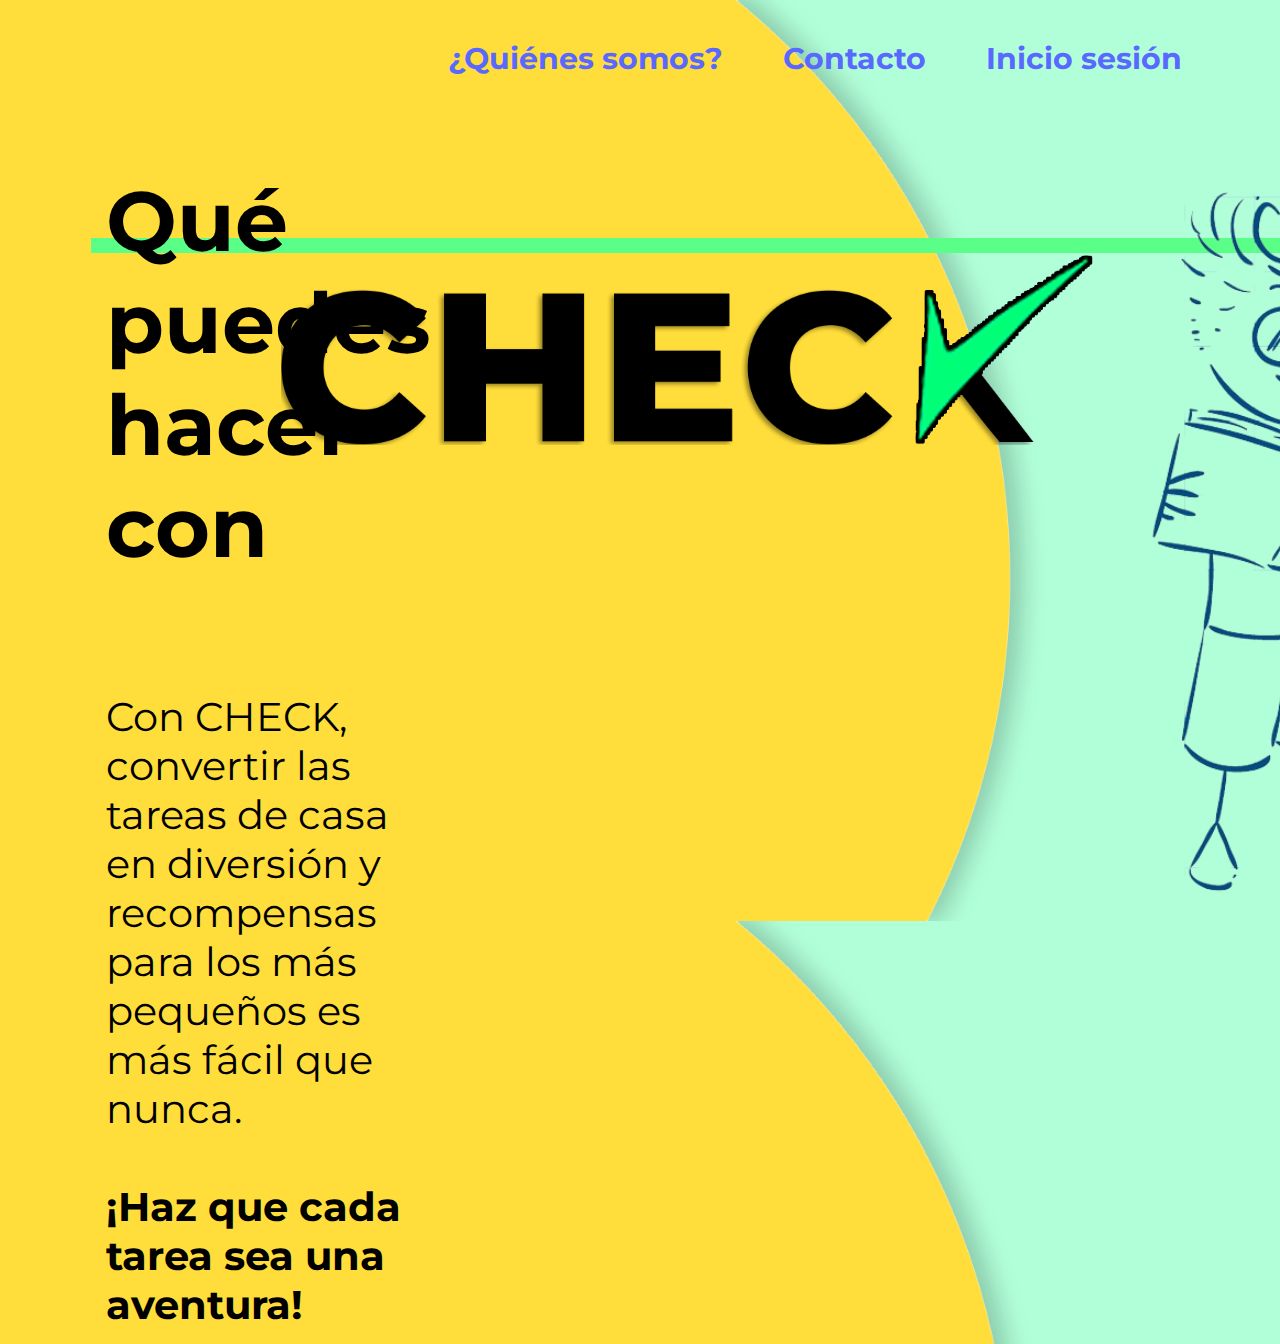
<file: index.html>
<!DOCTYPE html>
<html lang="en">
<head>
    <meta charset="UTF-8">
    <meta name="viewport" content="width=device-width, initial-scale=1.0">
    <title>Check || Homepage</title>
    <link rel="stylesheet" href="style.css">
    <!-- FONTS -->
    <!-- montserrat -->
    <link rel="preconnect" href="https://fonts.googleapis.com">
    <link rel="preconnect" href="https://fonts.gstatic.com" crossorigin>
    <link href="https://fonts.googleapis.com/css2?family=Montserrat:ital,wght@0,100..900;1,100..900&display=swap" rel="stylesheet">
    <!-- ICONO -->
    <link rel="icon" href="./iconos/k.ico" type="image/x-icon">
</head>
<body>
    
    <div class="header">
        <div class="menu">
            <div class="subray"><a href="quienessomos/quienessomos.html">¿Quiénes somos?</a></div>
            <div class="subray"><a href="contacto/contacto.html">Contacto</a></div>
            <div class="button" style="color: white;"><a href="login/login.html">Inicio sesión</a></div>
        </div>
    </div>

    <div class="divhome">
        <div class="homeizq">
            <p class="titulo"><b>Qué puedes hacer <br>con<img src="image/checkblack.png"></b></p>
            <p class="texto">Con CHECK, convertir las tareas de casa en diversión y recompensas para los más pequeños es más fácil que nunca.<br><br><b>¡Haz que cada tarea sea una aventura!</b></p>
        </div>

        <div class="homeder">
          <img src="./image/nino_leyendo.png" class="leyendo">
          <img src="./image/saltando.png" class="saltando">
        </div>
    </div>

</body>
</html>
</file>
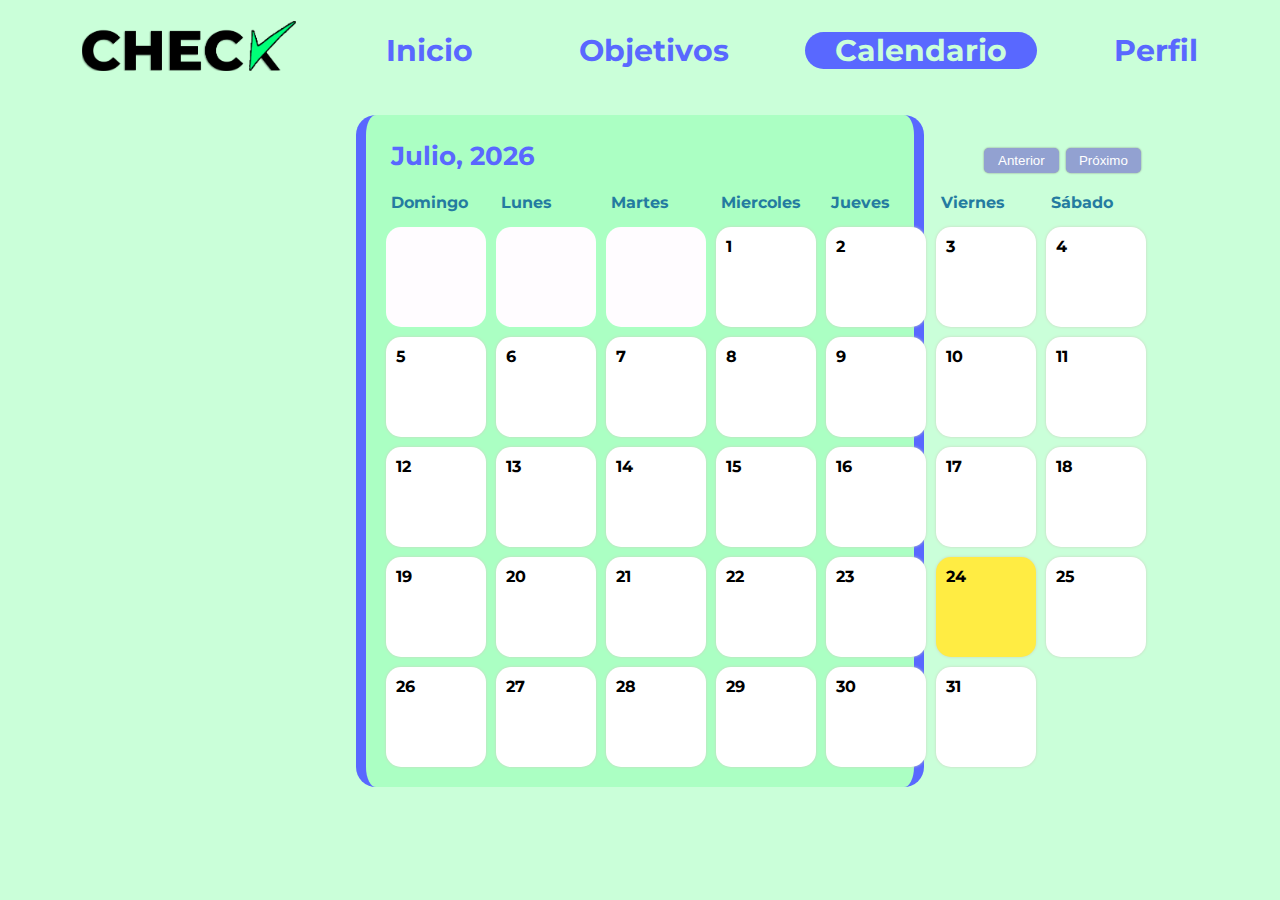
<file: calendario/index.html>
<!DOCTYPE html>
<html lang="en">
<head>
  <meta charset="UTF-8" />
  <meta http-equiv="X-UA-Compatible" content="IE=edge" />
  <meta name="viewport" content="width=device-width, initial-scale=1.0" />
  <link href="./css/style.css" rel="stylesheet">
  <title>Check || Calendario</title>
<link rel="preconnect" href="https://fonts.googleapis.com">
<link rel="preconnect" href="https://fonts.gstatic.com" crossorigin>
<link href="https://fonts.googleapis.com/css2?family=Montserrat:ital,wght@0,100..900;1,100..900&display=swap" rel="stylesheet">
<!-- ICONO -->
<link rel="icon" href="../iconos/k.ico" type="image/x-icon">
</head>
<body>
  <div class="header">
      <a href="../index.html"><img src="../image/checkblack.png"></a>
      <div class="menu">
          <a href="../inicio/inicio.html"><div>Inicio</div></a>
          <a href="../objetivos/objetivos.html"><div>Objetivos</div></a>
          <a href="../calendario/index.html"><div  class="actual">Calendario</div></a>
          <a href="../perfil/perfil.html"><div>Perfil</div></a>
      </div>
  </div>

  <div class="container">
    <div id="container">
        <div id="header">
          <div id="monthDisplay"></div>

          <div>
            <button id="backButton">Anterior</button>
            <button id="nextButton">Próximo</button>
          </div>

        </div>

        <div id="weekdays">
          <div>Domingo</div>
          <div>Lunes</div>
          <div>Martes</div>
          <div>Miercoles</div>
          <div>Jueves</div>
          <div>Viernes</div>
          <div>Sábado</div>
        </div>
        <div id="calendar" ></div>
    </div>

    <div id="newEventModal">
      <h2>Nueva tarea</h2>

      <input id="eventTitleInput" placeholder="Event Title"/>

      <button id="saveButton"> Guardar</button>
      <button id="cancelButton">Cancelar</button>
    </div>

    <div id="deleteEventModal">
      <h2>Tarea</h2>

      <div id="eventText"></div><br>


      <button id="deleteButton">Borrar</button>
      <button id="closeButton">Cerrar</button>
    </div>

    <div id="modalBackDrop"></div>
  </div>

    <script src="./js/main.js"></script>

  
</body>
</html>
</file>
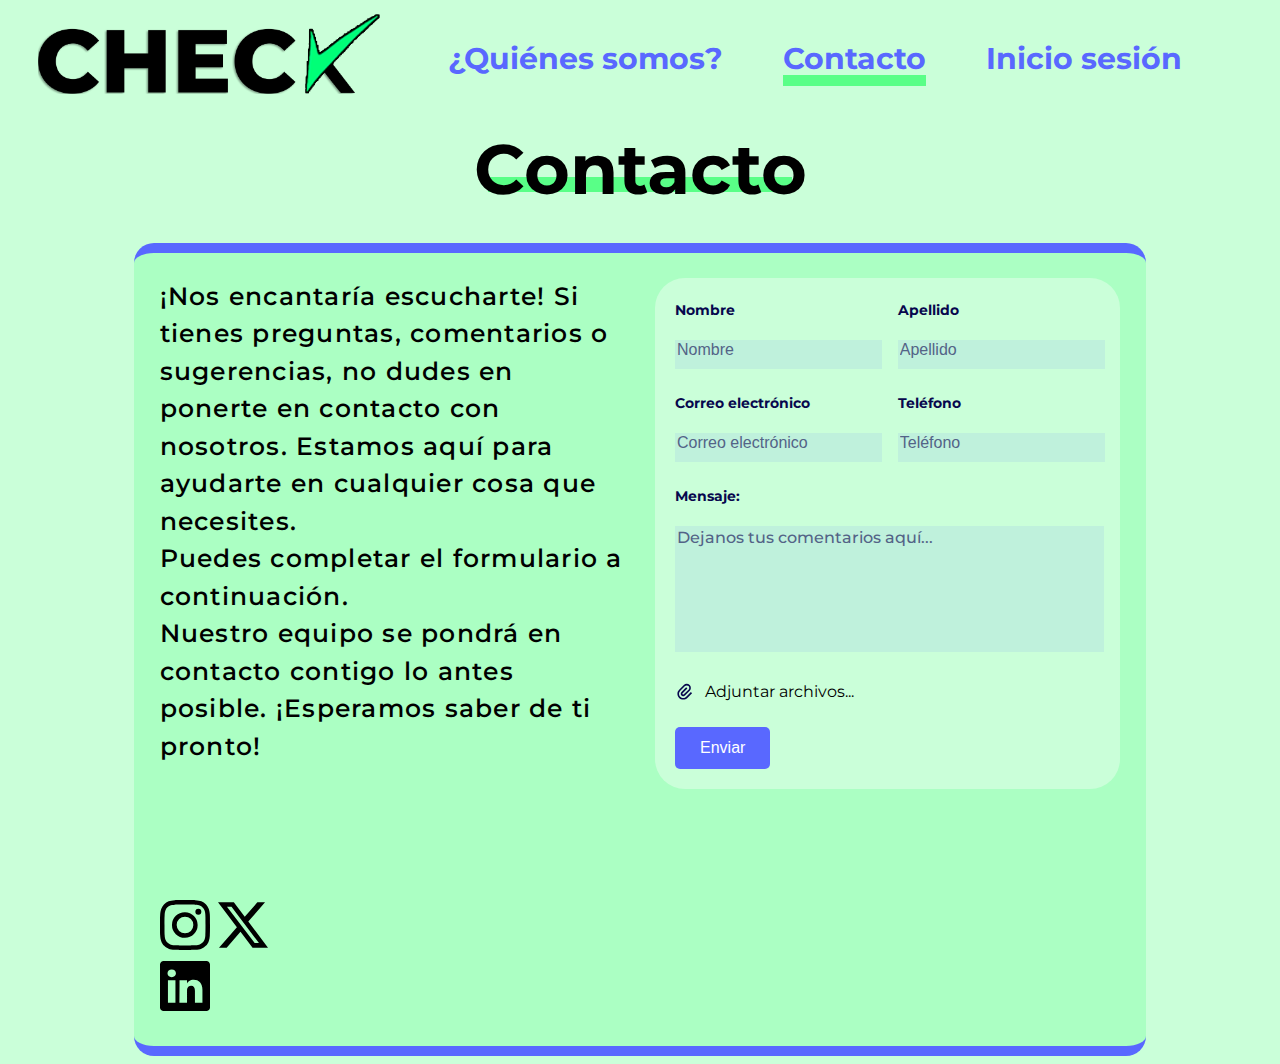
<file: contacto/contacto.html>
<!DOCTYPE html>
<html lang="en">
<head>
    <meta charset="UTF-8">
    <meta name="viewport" content="width=device-width, initial-scale=1.0">
    <title>Check || Contacto</title>
    <link rel="stylesheet" href="contacto.css">
    <!-- FONTS -->
    <!-- montserrat -->
    <link rel="preconnect" href="https://fonts.googleapis.com">
    <link rel="preconnect" href="https://fonts.gstatic.com" crossorigin>
    <link href="https://fonts.googleapis.com/css2?family=Montserrat:ital,wght@0,100..900;1,100..900&display=swap" rel="stylesheet">
    <!-- ICONO -->
    <link rel="icon" href="../iconos/k.ico" type="image/x-icon">
</head>
<body>
    
    <div class="header">
        <a href="../index.html"><img src="../image/checkblack.png"></a>
        <div class="menu">
            <a href="../quienessomos/quienessomos.html"><div class="subray">¿Quiénes somos?</div></a>
            <div class="subray" id="actual">Contacto</div>
            <a href="../login/login.html"><div class="button">Inicio sesión</div></a>
        </div>
    </div>

    <div class="divhome">
            <div class="titulo">Contacto</div>
            <div class="subrayado"></div>
            <div class="hometodo">
                <div class="homeder">
                    <div class="texto">¡Nos encantaría escucharte! Si tienes preguntas, comentarios o sugerencias, no dudes en ponerte en contacto con nosotros. Estamos aquí para ayudarte en cualquier cosa que necesites.
                        <br>Puedes completar el formulario a continuación. <br>Nuestro equipo se pondrá en contacto contigo lo antes posible.
                        ¡Esperamos saber de ti pronto!
                        <div class="iconos">
                        <svg xmlns="http://www.w3.org/2000/svg" width="50" height="50" fill="currentColor" class="bi bi-instagram" viewBox="0 0 16 16">
                            <path d="M8 0C5.829 0 5.556.01 4.703.048 3.85.088 3.269.222 2.76.42a3.9 3.9 0 0 0-1.417.923A3.9 3.9 0 0 0 .42 2.76C.222 3.268.087 3.85.048 4.7.01 5.555 0 5.827 0 8.001c0 2.172.01 2.444.048 3.297.04.852.174 1.433.372 1.942.205.526.478.972.923 1.417.444.445.89.719 1.416.923.51.198 1.09.333 1.942.372C5.555 15.99 5.827 16 8 16s2.444-.01 3.298-.048c.851-.04 1.434-.174 1.943-.372a3.9 3.9 0 0 0 1.416-.923c.445-.445.718-.891.923-1.417.197-.509.332-1.09.372-1.942C15.99 10.445 16 10.173 16 8s-.01-2.445-.048-3.299c-.04-.851-.175-1.433-.372-1.941a3.9 3.9 0 0 0-.923-1.417A3.9 3.9 0 0 0 13.24.42c-.51-.198-1.092-.333-1.943-.372C10.443.01 10.172 0 7.998 0zm-.717 1.442h.718c2.136 0 2.389.007 3.232.046.78.035 1.204.166 1.486.275.373.145.64.319.92.599s.453.546.598.92c.11.281.24.705.275 1.485.039.843.047 1.096.047 3.231s-.008 2.389-.047 3.232c-.035.78-.166 1.203-.275 1.485a2.5 2.5 0 0 1-.599.919c-.28.28-.546.453-.92.598-.28.11-.704.24-1.485.276-.843.038-1.096.047-3.232.047s-2.39-.009-3.233-.047c-.78-.036-1.203-.166-1.485-.276a2.5 2.5 0 0 1-.92-.598 2.5 2.5 0 0 1-.6-.92c-.109-.281-.24-.705-.275-1.485-.038-.843-.046-1.096-.046-3.233s.008-2.388.046-3.231c.036-.78.166-1.204.276-1.486.145-.373.319-.64.599-.92s.546-.453.92-.598c.282-.11.705-.24 1.485-.276.738-.034 1.024-.044 2.515-.045zm4.988 1.328a.96.96 0 1 0 0 1.92.96.96 0 0 0 0-1.92m-4.27 1.122a4.109 4.109 0 1 0 0 8.217 4.109 4.109 0 0 0 0-8.217m0 1.441a2.667 2.667 0 1 1 0 5.334 2.667 2.667 0 0 1 0-5.334"/>
                        </svg>
                        <svg xmlns="http://www.w3.org/2000/svg" width="50" height="50" fill="currentColor" class="bi bi-twitter-x" viewBox="0 0 16 16">
                            <path d="M12.6.75h2.454l-5.36 6.142L16 15.25h-4.937l-3.867-5.07-4.425 5.07H.316l5.733-6.57L0 .75h5.063l3.495 4.633L12.601.75Zm-.86 13.028h1.36L4.323 2.145H2.865z"/>
                        </svg>
                        <svg xmlns="http://www.w3.org/2000/svg" width="50" height="50" fill="currentColor" class="bi bi-linkedin" viewBox="0 0 16 16">
                            <path d="M0 1.146C0 .513.526 0 1.175 0h13.65C15.474 0 16 .513 16 1.146v13.708c0 .633-.526 1.146-1.175 1.146H1.175C.526 16 0 15.487 0 14.854zm4.943 12.248V6.169H2.542v7.225zm-1.2-8.212c.837 0 1.358-.554 1.358-1.248-.015-.709-.52-1.248-1.342-1.248S2.4 3.226 2.4 3.934c0 .694.521 1.248 1.327 1.248zm4.908 8.212V9.359c0-.216.016-.432.08-.586.173-.431.568-.878 1.232-.878.869 0 1.216.662 1.216 1.634v3.865h2.401V9.25c0-2.22-1.184-3.252-2.764-3.252-1.274 0-1.845.7-2.165 1.193v.025h-.016l.016-.025V6.169h-2.4c.03.678 0 7.225 0 7.225z"/>
                        </svg>
                        </div>
                    </div>
                </div>

                <div class="homeizq">
                    <div class="formbold-main-wrapper">
                        <div class="formbold-form-wrapper">
                          <form>
                              <div class="formbold-input-flex">
                                <div>
                                    <input
                                    type="text"
                                    name="firstname"
                                    id="firstname"
                                    placeholder="Nombre"
                                    class="formbold-form-input"
                                    />
                                    <label for="firstname" class="formbold-form-label"> Nombre </label>
                                </div>
                                <div>
                                    <input
                                    type="text"
                                    name="lastname"
                                    id="lastname"
                                    placeholder="Apellido"
                                    class="formbold-form-input"
                                    />
                                    <label for="lastname" class="formbold-form-label"> Apellido </label>
                                </div>
                              </div>
                          
                              <div class="formbold-input-flex">
                                <div>
                                    <input
                                    type="email"
                                    name="email"
                                    id="email"
                                    placeholder="Correo electrónico "
                                    class="formbold-form-input"
                                    />
                                    <label for="email" class="formbold-form-label"> Correo electrónico </label>
                                </div>
                                <div>
                                    <input
                                    type="text"
                                    name="phone"
                                    id="phone"
                                    placeholder="Teléfono"
                                    class="formbold-form-input"
                                    />
                                    <label for="phone" class="formbold-form-label"> Teléfono </label>
                                </div>
                              </div>
                          
                              <div class="formbold-textarea">
                                  <textarea
                                      rows="6"
                                      name="message"
                                      id="message"
                                      placeholder="Dejanos tus comentarios aquí..."
                                      class="formbold-form-input"
                                  ></textarea>
                                  <label for="message" class="formbold-form-label"> Mensaje: </label>
                              </div>
                          
                              <div class="formbold-input-file">
                                <label for="upload" class="formbold-input-label">
                                    <svg width="20" height="20" viewBox="0 0 20 20" fill="none" xmlns="http://www.w3.org/2000/svg">
                                    <g clip-path="url(#clip0_1670_1531)">
                                    <path d="M12.3568 6.4644L7.64349 11.1786C7.5639 11.2554 7.50041 11.3474 7.45674 11.4491C7.41307 11.5507 7.39008 11.6601 7.38912 11.7707C7.38815 11.8814 7.40924 11.9911 7.45114 12.0935C7.49304 12.1959 7.55492 12.289 7.63316 12.3672C7.71141 12.4455 7.80445 12.5073 7.90686 12.5492C8.00928 12.5912 8.11901 12.6122 8.22966 12.6113C8.34031 12.6103 8.44966 12.5873 8.55133 12.5436C8.653 12.5 8.74495 12.4365 8.82182 12.3569L13.536 7.64356C14.0049 7.17468 14.2683 6.53875 14.2683 5.87565C14.2683 5.21255 14.0049 4.57661 13.536 4.10773C13.0671 3.63885 12.4312 3.37544 11.7681 3.37544C11.105 3.37544 10.469 3.63885 10.0002 4.10773L5.28599 8.8219C4.89105 9.20701 4.57652 9.6667 4.36062 10.1743C4.14473 10.6819 4.03178 11.2274 4.02832 11.779C4.02487 12.3306 4.13097 12.8774 4.34049 13.3877C4.55 13.8979 4.85876 14.3615 5.24884 14.7516C5.63892 15.1416 6.10256 15.4503 6.61287 15.6597C7.12318 15.8692 7.67 15.9752 8.2216 15.9717C8.77321 15.9681 9.31862 15.8551 9.82621 15.6391C10.3338 15.4232 10.7934 15.1086 11.1785 14.7136L15.8927 10.0002L17.071 11.1786L12.3568 15.8927C11.8151 16.4344 11.172 16.8641 10.4643 17.1573C9.75649 17.4505 8.99791 17.6014 8.23182 17.6014C7.46574 17.6014 6.70716 17.4505 5.99939 17.1573C5.29162 16.8641 4.64853 16.4344 4.10682 15.8927C3.56512 15.351 3.13542 14.7079 2.84225 14.0002C2.54908 13.2924 2.39819 12.5338 2.39819 11.7677C2.39819 11.0016 2.54908 10.2431 2.84225 9.5353C3.13542 8.82753 3.56512 8.18443 4.10682 7.64273L8.82182 2.9294C9.60767 2.17041 10.6602 1.75043 11.7527 1.75992C12.8451 1.76942 13.8902 2.20762 14.6627 2.98015C15.4353 3.75269 15.8735 4.79774 15.883 5.89023C15.8925 6.98271 15.4725 8.03522 14.7135 8.82106L10.0002 13.5369C9.76794 13.7691 9.49226 13.9532 9.18887 14.0788C8.88548 14.2045 8.56032 14.2691 8.23195 14.2691C7.90357 14.269 7.57843 14.2043 7.27507 14.0786C6.97171 13.9529 6.69607 13.7687 6.46391 13.5365C6.23174 13.3043 6.04759 13.0286 5.92196 12.7252C5.79633 12.4218 5.7317 12.0966 5.73173 11.7683C5.73177 11.4399 5.79649 11.1148 5.92219 10.8114C6.04788 10.508 6.2321 10.2324 6.46432 10.0002L11.1785 5.28606L12.3568 6.4644Z" fill="#07074D"/>
                                    </g>
                                    <defs>
                                    <clipPath id="clip0_1670_1531">
                                    <rect width="20" height="20" fill="white"/>
                                    </clipPath>
                                    </defs>
                                    </svg>
                                    Adjuntar archivos...
                                    <input type="file" name="upload" id="upload">
                                </label>
                              </div>
                          
                              <button class="formbold-btn">
                                  Enviar
                              </button>
                          </form>
                        </div>
                    </div>    
                </div>   
            </div> 
    </div>
        
</body>
</html>
</file>
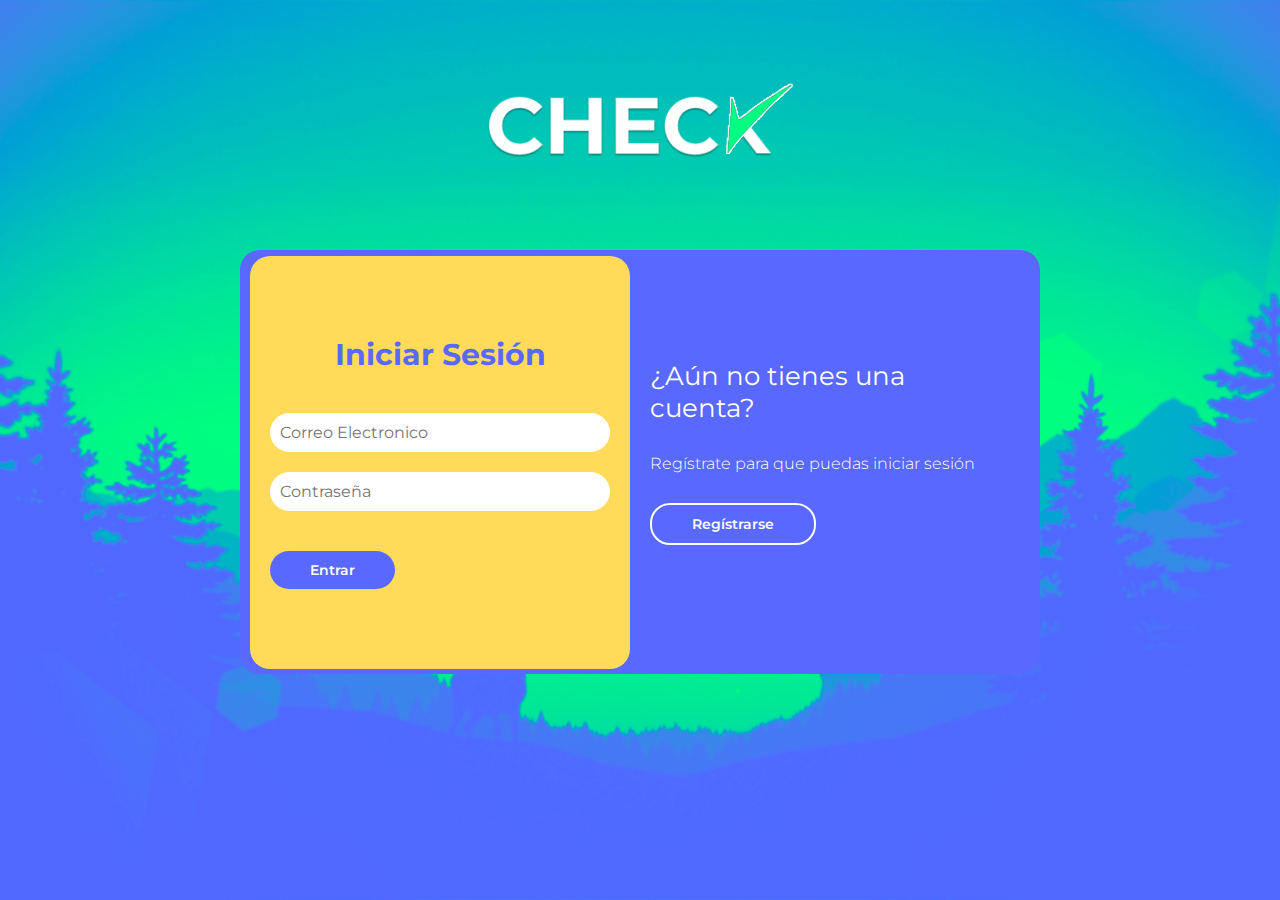
<file: login/login.html>
<!DOCTYPE html>
<html lang="en">
<head>
    <meta charset="UTF-8">
    <meta name="viewport" content="width=device-width, initial-scale=1.0">
    <title>Check || Login</title>
    <!-- FONTS -->
    <!-- montserrat -->
    <link rel="preconnect" href="https://fonts.googleapis.com">
    <link rel="preconnect" href="https://fonts.gstatic.com" crossorigin>
    <link href="https://fonts.googleapis.com/css2?family=Montserrat:ital,wght@0,100..900;1,100..900&display=swap" rel="stylesheet">
    <!-- ICONO -->
    <link rel="icon" href="../iconos/k.ico" type="image/x-icon">
    <link rel="stylesheet" href="login.css">
<body>
 

        <main>
            <a href="../index.html"><div class="contenedor"><img class="logo" src="../image/check.png"></div></a>
            <div class="contenedor__todo">
                <div class="caja__trasera">
                    <div class="caja__trasera-login">
                        <h3>¿Ya tienes una cuenta?</h3>
                        <p>Inicia sesión para entrar en la página</p>
                        <button id="btn__iniciar-sesion">Iniciar Sesión</button>
                    </div>
                    <div class="caja__trasera-register">
                        <h3>¿Aún no tienes una cuenta?</h3>
                        <p>Regístrate para que puedas iniciar sesión</p>
                        <button id="btn__registrarse">Regístrarse</button>
                    </div>
                </div>

                <!--Formulario de Login y registro-->
                <div class="contenedor__login-register">
                    <!--Login-->
                    <form action="" class="formulario__login">
                        <h2>Iniciar Sesión</h2>
                        <input type="text" placeholder="Correo Electronico">
                        <input type="password" placeholder="Contraseña">
                        <button><a href="../inicio/inicio.html">Entrar</a></button>
                    </form>

                    <!--Register-->
                    <form action="" class="formulario__register">
                        <h2>Regístrarse</h2>
                        <input type="text" placeholder="Nombre completo">
                        <input type="text" placeholder="Correo Electronico">
                        <input type="text" placeholder="Usuario">
                        <input type="password" placeholder="Contraseña">
                        <button>Regístrarse</button>
                    </form>
                </div>
            </div>

        </main>

        <script src="login.js"></script>
</body>
</html>
</file>
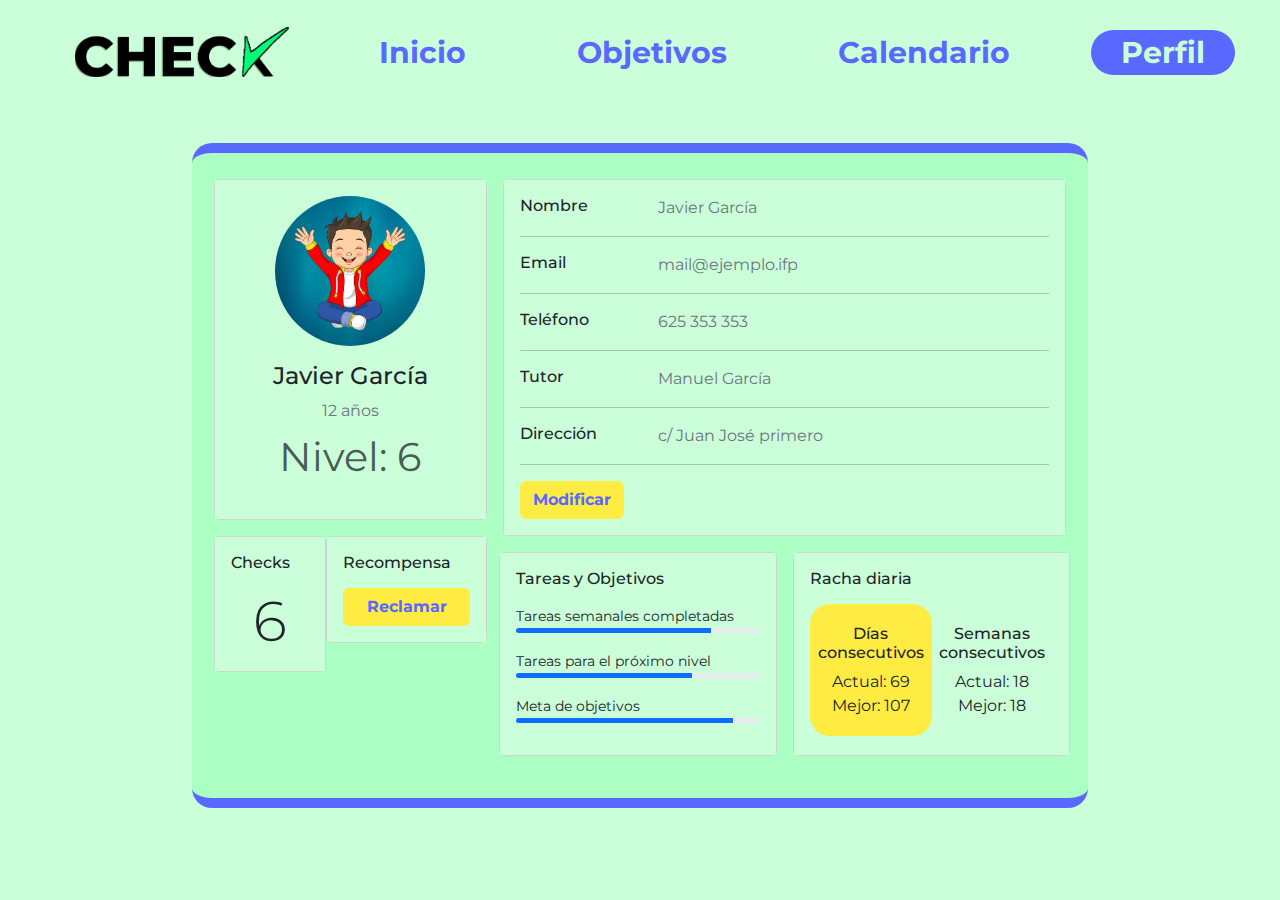
<file: perfil/perfil.html>
<!DOCTYPE html>
<html lang="en">
<head>
  <meta charset="UTF-8">
  <meta name="viewport" content="width=device-width, initial-scale=1.0">
  <title>Check || Perfil</title>
  <link rel="stylesheet" href="perfil.css">
  <link rel="stylesheet" href="../bootstrap/bootstrap.css">
  <!-- FONTS -->
  <!-- montserrat -->
  <link rel="preconnect" href="https://fonts.googleapis.com">
  <link rel="preconnect" href="https://fonts.gstatic.com" crossorigin>
  <link href="https://fonts.googleapis.com/css2?family=Montserrat:ital,wght@0,100..900;1,100..900&display=swap" rel="stylesheet">
  <!-- ICONO -->
  <link rel="icon" href="../iconos/k.ico" type="image/x-icon">
</head>

<body>
  <div class="header">
    <a href="../index.html"><img src="../image/checkblack.png" alt="Logo"></a>
    <div class="menu">
        <a href="../inicio/inicio.html"><div>Inicio</div></a>
        <a href="../objetivos/objetivos.html"><div>Objetivos</div></a>
        <a href="../calendario/index.html"><div>Calendario</div></a>
        <div class="actual">Perfil</div>
    </div>
  </div>

  <div class="container">
    <div class="row gutters-sm">
      <div class="col-md-4 mb-3">
        <div class="card">
          <div class="card-body">
            <div class="d-flex flex-column align-items-center text-center">
              <img src="../image/nude.png" alt="Admin" class="rounded-circle" width="150"> 
              <div class="mt-3">
                <h4>Javier García</h4>
                <p class="text-secondary mb-1">12 años</p>
                <p class="text-muted font-size-sm" style="font-size: 30pt;">Nivel: 6</p>
              </div>
            </div>
          </div>
        </div>

        <!-- Nuevo contenedor flex para alinear las cajas horizontalmente y tener el mismo alto -->
        <div class="d-flex justify-content-between mt-3">
          <!-- contador de objetivos -->
          <div class="card mr-1 flex-fill">
            <div class="card-body text-center d-flex flex-column">
              <h6 class="d-flex align-items-center mb-3">Checks</h6>
              <div id="contadorObjetivos" class="display-4 mt-auto">0</div>
            </div>
          </div>

          <!-- reclamar recompensa -->
          <div class="card ml-1 flex-fill">
            <div class="card-body text-center d-flex flex-column">
              <h6 class="d-flex align-items-center mb-3">Recompensa</h6>
              <button id="reclamarBtn" class="btn btn-primary mt-auto">Reclamar</button>
            </div>
          </div>
        </div>
      </div>

      <div class="col-md-8">
        <div class="card mb-3">
          <div class="card-body">
            <div class="row">
              <div class="col-sm-3">
                <h6 class="mb-0">Nombre</h6>
              </div>
              <div class="col-sm-9 text-secondary">
                Javier García
              </div>
            </div>
            <hr>
            <div class="row">
              <div class="col-sm-3">
                <h6 class="mb-0">Email</h6>
              </div>
              <div class="col-sm-9 text-secondary">
                mail@ejemplo.ifp
              </div>
            </div>
            <hr>
            <div class="row">
              <div class="col-sm-3">
                <h6 class="mb-0">Teléfono</h6>
              </div>
              <div class="col-sm-9 text-secondary">
                625 353 353 
              </div>
            </div>
            <hr>
            <div class="row">
              <div class="col-sm-3">
                <h6 class="mb-0">Tutor</h6>
              </div>
              <div class="col-sm-9 text-secondary">
                Manuel García 
              </div>
            </div>
            <hr>
            <div class="row">
              <div class="col-sm-3">
                <h6 class="mb-0">Dirección</h6>
              </div>
              <div class="col-sm-9 text-secondary">
                c/ Juan José primero
              </div>
            </div>
            <hr>
            <div class="row">
              <div class="col-sm-12">
                <a class="btn btn-info" target="__blank" href="https://www.bootdey.com/snippets/view/profile-edit-data-and-skills">Modificar</a>
              </div>
            </div>
          </div>
        </div>

        <div class="row gutters-sm">
          <div class="col-sm-6 mb-3">
            <div class="card h-100">
              <div class="card-body">
                <h6 class="d-flex align-items-center mb-3">Tareas y Objetivos</h6>
                <small>Tareas semanales completadas</small>
                <div class="progress mb-3" style="height: 5px">
                  <div class="progress-bar bg-primary" role="progressbar" style="width: 80%" aria-valuenow="80" aria-valuemin="0" aria-valuemax="100"></div>
                </div>
                <small>Tareas para el próximo nivel</small>
                <div class="progress mb-3" style="height: 5px">
                  <div class="progress-bar bg-primary" role="progressbar" style="width: 72%" aria-valuenow="72" aria-valuemin="0" aria-valuemax="100"></div>
                </div>
                <small>Meta de objetivos </small>
                <div class="progress mb-3" style="height: 5px">
                  <div class="progress-bar bg-primary" role="progressbar" style="width: 89%" aria-valuenow="89" aria-valuemin="0" aria-valuemax="100"></div>
                </div>
              </div>
            </div>
          </div>

          <div class="col-sm-6 mb-3">
            <div class="card h-100">
              <div class="card-body">
                <h6 class="d-flex align-items-center mb-3">Racha diaria</h6>
                <div class="contenedor-consecutivos">
                  <div id="dias" class="contenedor-consecutivos-individual">
                    <h6>Días consecutivos</h6>
                    <p>Actual: 69<br>Mejor: 107</p>                    
                  </div>
                  <div class="contenedor-consecutivos-individual">
                    <h6>Semanas consecutivos</h6>
                    <p>Actual: 18<br>Mejor: 18</p> 
                  </div>
                </div>
              </div>
            </div>
          </div>
        </div>

      </div>
    </div>
  </div>

  <script src="perfil.js"></script>
</body>
</html>
</file>
<file: style.css>
/* Todo el body */
body { 
    font-family: "Montserrat", sans-serif;
    background-image: url('image/fondo1.png');
    background-size: cover;
    background-color: #caffd9;
}
        
a {
    text-decoration: none;
    color: #5968ff; 
    font-family: "Montserrat", sans-serif;
    font-weight: bold;
}

/* Header del home */
.header {
    display: flex;
    justify-content: flex-end;
    align-items: center;
    padding: 10px 60px;
    color: #5968ff;
    font-size: 30px; 
    height: 80px;
    font-weight: bold;
}
/* Menu del home */
.menu {
    display: flex;
    margin-left: 20px; /* Añadido margen para separación */
}
/* Logo home */
.header img {
    max-height: 80px;
    margin-left: -30px;
}
/* Distancia entre menu derecho home */
.menu div {
    padding: 0 30px;
}

/* Div general home */
.divhome {
    display: flex;
    margin: 83px;
    margin-top: 130px;
    height: 600px;
}

/* Div home izquierdo */
.homeizq {
    flex: 1;
    border-top: 15px solid #59ff87;
    position: relative;
    padding-right: 870px;
    z-index: 1;
}
/*div home derecho*/
.homeder {
    position: absolute;
    left: 970px;
    top: 123px;
    height: 800px;
    z-index: 2;
    display: flex;
}

.leyendo {
    width: auto;
    height: 100%;
    margin-left: 20%;
}

.saltando {
    width: auto;
    height: 60%;
    margin-top: 11%;
    margin-left: 3%;
    transform: rotate(165deg);
}

/* Titulo home */
.titulo {
    font-size: 84px;
    padding: 15px;
    margin-top: -98px;
}
/* Texto home */
.texto {
    font-size: 40px;
    padding: 15px;
}
/*Foto check titulo home*/
.titulo img {
    max-height: 190px;
    position: absolute;
    top: 2px;
    left: 190px;
}

/*--------------- BOTONES MENU -----------------*/  

.button {
    cursor: pointer;
    position: relative;
    font-size: 30px;
    font-family: "Montserrat", sans-serif;
    font-weight: bold;
    color: #5968ff;
    border-radius: 34px;
    background-color: transparent;
    font-weight: 600;
    transition: all 0.3s cubic-bezier(0.23, 1, 0.320, 1);
    overflow: hidden;
}
  
.button::before {
    content: '';
    position: absolute;
    inset: 0;
    margin: auto;
    width: 50px;
    height: 50px;
    border-radius: inherit;
    scale: 0;
    z-index: -1;
    background-color: #59ff87;
    transition: all 0.6s cubic-bezier(0.23, 1, 0.320, 1);
}
  
.button:hover::before {
    scale: 8;
}

/* Cambiar color cuando pasas ratón por encima */
.subray:hover {
    text-decoration: underline 11px solid #59ff87;
    cursor: pointer;
}
</file>
<file: calendario/css/style.css>
.header {
  display: flex;
  align-items: center;
  color: #5968ff;
  font-size: 30px; 
  height: 80px;
  font-weight: bold;
  margin-top: -40px;
  width: 93%;
  margin-left: auto;
  margin-right: auto;
  font-family: "Montserrat", sans-serif;
}

a{
  text-decoration: none;
  color: #5968ff; 
  font-family: "Montserrat", sans-serif;
  font-weight: bold;
}

.menu {
  display: flex;
  flex-grow: 1; /* Hace que el menú ocupe todo el espacio disponible */
  justify-content: space-between;
}
/* Logo home */
.header img {
  max-height: 50px;
  margin-right: 60px;
  margin-left: 30px;
}
/* Distancia entre menu derecho home */
.menu div {
  padding: 0 30px;
}

.actual{
  border-radius: 30px;
  background-color: #5968ff;
  color: #caffd9;
}



body {
  margin-top: 50px;
  justify-content: center;
  background-color: #caffd9;
}
button {
  width: 75px;
  cursor: pointer;
  box-shadow: 0px 0px 2px gray;
  border: none;
  outline: none;
  padding: 5px;
  border-radius: 5px;
  color: white;
}

#header {
  padding: 10px;
  color: #5968ff;
  font-size: 26px;
  font-family: "Montserrat", sans-serif;
  font-weight: bold;
  text-transform: capitalize;
  display: flex;
  justify-content: space-between;
}
#header button {
  background-color:var(--header-button);
}

.container{
  margin-left: auto;
  margin-right: auto;
  width: 41%;
  margin-top: 2%;
  background-color: #5968ff;
  padding: 15px;
  background: #abffc3;
  border-radius: 30px;
  font-weight: bold;
  padding-right: -50px;
  font-family: "Montserrat", sans-serif;
  border-left: 10px solid #5968ff;
  border-right: 10px solid #5968ff;
  border-radius: 20px;
}

#container {
  width: 770px;
}
#weekdays {
  width: 100%;
  display: flex;
  color: var(--color-weekdays) ;
}
#weekdays div {
  width: 100px;
  padding: 10px;
  font-family: "Montserrat", sans-serif;  
}
#calendar {
  width: 100%;
  margin: auto;
  display: flex;
  flex-wrap: wrap;
}
.day {
  width: 100px;
  padding: 10px;
  height: 100px;
  cursor: pointer;
  box-sizing: border-box;
  background-color: var(--color-day);
  margin: 5px;
  box-shadow: 0px 0px 3px var(--box-shadow);
  display: flex;
  flex-direction: column;
  justify-content: space-between;
  border-radius: 15%;
}
.day:hover {
  background-color: var(--hover);
}

.day + #currentDay {
  background-color:var(--current-day);
}
.event {
  font-size: 10px;
  padding: 3px;
  background-color: var(--event-color);
  color: white;
  border-radius: 5px;
  max-height: 55px;
  overflow: hidden;
}
.padding {
  cursor: default !important;
  background-color: var(--body-color) !important;
  box-shadow: none !important;
}
#newEventModal, #deleteEventModal {
  display: none;
  z-index: 20;
  padding: 25px;
  background-color: var(--modal-event);
  box-shadow: 0px 0px 3px black;
  border-radius: 5px;
  width: 350px;
  top: 100px;
  left: calc(50% - 175px);
  position: absolute;
  font-family: sans-serif;
}
#eventTitleInput {
  padding: 10px;
  width: 100%;
  box-sizing: border-box;
  margin-bottom: 25px;
  border-radius: 3px;
  outline: none;
  border: none;
  box-shadow: 0px 0px 3px gray;
}
#eventTitleInput.error {
  border: 2px solid red;
}
#cancelButton, #deleteButton {
  background-color: var(--header-color);
}
#saveButton, #closeButton {
  background-color: var(--header-button);
}
#eventText {
  font-size: 14px;
}
#modalBackDrop {
  display: none;
  top: 0px;
  left: 0px;
  z-index: 10;
  width: 100vw;
  height: 100vh;
  position: absolute;
  background-color: rgba(0,0,0,0.8);
}

html{


  --body-color:#FFFCFF ;

  --header-color:#d36c6c;

  --header-button:#92a1d1;

  --color-weekdays: #247BA0;
  
  --box-shadow: #CBD4C2;

  --hover: #e8faed;

  --current-day:#ffec43;

  --event-color: #58bae4;

  --modal-event: #e8f4fa;


 --color-day:white;
  

}
</file>
<file: contacto/contacto.css>
/* Todo el body */
body{ 
  font-family: "Montserrat", sans-serif;
  background-size: cover;
  background-color: #caffd9;
}
      
a{
text-decoration: none;
color: #5968ff; 
font-family: "Montserrat", sans-serif;
font-weight: bold;

}

/* Header del home */
.header {
display: flex;
justify-content: space-between;
align-items: center;
padding: 10px 60px;
color: #5968ff;
font-size: 30px; 
height: 80px;
font-weight: bold;
}
/* Menu derecho del home */
.menu {
display: flex;
}
/* Logo home */
.header img {
max-height: 80px;
margin-left: -30px;
}
/* Distancia entre menu derecho home */
.menu div {
padding: 0 30px;
}
/* Logo home */
.header img {
max-height: 80px;
margin-left: -30px;
}
/* Distancia entre menu derecho home */
.menu div {
padding: 0 30px;
}

/* Div general home */
.divhome {
margin-left: auto;
margin-right: auto;
margin-top: 90px;
width: 80%;
}

.hometodo {
display: flex;
margin-top: 5%;
border-top: 10px solid #5968ff;
border-bottom: 10px solid #5968ff;
border-radius: 20px;
padding: 1%;
background-color:#abffc3;
}

.homeder {
width: 50%;
}

.homeizq {
width: 50%;
}

/* Titulo home */
.titulo{
margin-top: -72px;
font-size: 70px;
padding: 0px 15px 2% 15px;
text-align: center;
font-weight: bold;
}

/* Texto home */
.texto{
  font-size: 25px;
  padding: 15px;
  letter-spacing: 0.05em;
  line-height: 1.5;
  font-weight: 550;
}

/*--------------- BOTONES MENU -----------------*/  

.button {
  cursor: pointer;
  position: relative;
  font-size: 30px;
  font-family: "Montserrat", sans-serif;
  font-weight: bold !important;
  color: #5968ff;
  border-radius: 34px;
  background-color: transparent;
  font-weight: 600;
  transition: all 0.3s cubic-bezier(0.23, 1, 0.320, 1);
  overflow: hidden;
}

.button::before {
content: '';
position: absolute;
inset: 0;
margin: auto;
width: 50px;
height: 50px;
border-radius: inherit;
scale: 0;
z-index: -1;
background-color: #59ff87;
transition: all 0.6s cubic-bezier(0.23, 1, 0.320, 1);
}

.button:hover::before {
scale: 8;
}

/* Cambiar color cuando pasas ratón por encima*/
.subray:hover {
  text-decoration: underline 11px solid #59ff87;
  cursor: pointer;
}


/* ----------------- todo lo relacionado con el cajetín de contacto */

.formbold-main-wrapper {
display: flex;
align-items: center;
justify-content: center;
padding: 15px;
}

.formbold-form-wrapper {
margin: 0 auto;
width: 100%;
background: #caffd9;
padding: 20px;
border-radius: 30px;
}

.formbold-input-flex {
display: flex;
gap: 20px;
margin-bottom: 22px;
}

.formbold-input-flex > div {
width: 50%;
display: flex;
flex-direction: column-reverse;
}

.formbold-textarea {
display: flex;
flex-direction: column-reverse;
}

.formbold-form-input {
width: 100%;
padding-bottom: 10px;
border: none;
background: #5967ff18;
font-weight: 500;
font-size: 16px;
outline: none;
resize: none;
}

.formbold-form-input::placeholder {
color: #536387;
}

.formbold-form-input:focus {
border-color: #5968ff;
}

.formbold-form-label {
color: #07074D;
font-weight: bold;
font-size: 14px;
line-height: 24px;
display: block;
margin-bottom: 18px;
}

.formbold-form-input:focus + .formbold-form-label {
color: #5968ff;
}

.formbold-input-file {
margin-top: 30px;
}

.formbold-input-file input[type="file"] {
position: absolute;
top: 6px;
left: 0;
z-index: -1;
}

.formbold-input-file .formbold-input-label {
display: flex;
align-items: center;
gap: 10px;
position: relative;
cursor: pointer;
}

.formbold-filename-wrapper {
display: flex;
flex-direction: column;
gap: 6px;
margin-bottom: 22px;
}

.formbold-filename {
display: flex;
align-items: center;
justify-content: space-between;
font-size: 14px;
line-height: 24px;
color: #536387;
}

.formbold-btn {
font-size: 16px;
border-radius: 5px;
padding: 12px 25px;
border: none;
font-weight: 500;
background-color: #5968ff;
color: white;
cursor: pointer;
margin-top: 25px;
}

.formbold-btn:hover {
background-color: #ffec43;
color: black;
}

#message{
font-family: "Montserrat", sans-serif;
}

.subrayado{
border-top: 15px solid #59ff87;
margin-right: auto;
margin-left: auto;
width: 30%;
margin-top: -55px;
}

#actual{
text-decoration: underline 11px solid #59ff87;
}

.iconos{
  width: 30%;
  height: 100%;
  margin-right: auto;
  margin-top: 29%;
}
</file>
<file: login/login.css>
*{
    margin: 0;
    padding: 0;
    box-sizing: border-box;
    text-decoration: none;
    font-family: 'Montserrat', sans-serif;
}

.contenedor{
    height: auto;
    margin-top: -50px;
    width: auto;
    display: flex;
    justify-content: center;
    align-items: center;
    padding-bottom: 80px;
}

.contenedor img {
    height: 100px;
    width: auto;
}
.body image{
    filter: blur(100px);
}
body{
    background-image: url(../image/cuernos1.png);
    background-size: cover;
    background-repeat: no-repeat;
    background-position: center;
    background-attachment: fixed;
}

main{
    width: 100%;
    padding: 20px;
    margin: auto;
    margin-top: 100px;
}

.contenedor__todo{
    width: 100%;
    max-width: 800px;
    margin: auto;
    position: relative;
}

.caja__trasera button{
    border-radius: 20px;
}
.caja__trasera{
    width: 100%;
    padding: 10px 20px;
    display: flex;
    justify-content: center;
    -webkit-backdrop-filter: blur(10px);
    backdrop-filter: blur(10px);
    background-color: #5968ff;
    border-radius: 20px;

}

.caja__trasera div{
    margin: 100px 40px;
    color: white;
    transition: all 500ms;
}


.caja__trasera div p,
.caja__trasera button{
    margin-top: 30px;
}

.caja__trasera div h3{
    font-weight: 400;
    font-size: 26px;
}

.caja__trasera div p{
    font-size: 16px;
    font-weight: 300;
}

.caja__trasera button{
    padding: 10px 40px;
    border: 2px solid #fff;
    font-size: 14px;
    background: transparent;
    font-weight: 600;
    cursor: pointer;
    color: white;
    outline: none;
    transition: all 300ms;
    
}

.caja__trasera button:hover{
    background: #40ef82;
    color: #fff;
}

/*Formularios*/

.contenedor__login-register{
    display: flex;
    align-items: center;
    width: 100%;
    max-width: 380px;
    position: relative;
    top: -212px;
    left: 10px;

    /*La transicion va despues del codigo JS*/
    transition: left 500ms cubic-bezier(0.175, 0.885, 0.320, 1.275);
}

.contenedor__login-register form{
    width: 100%;
    padding: 80px 20px;
    background: #ffdb59;
    position: absolute;
    border-radius: 20px;
}

.contenedor__login-register form h2{
    font-size: 30px;
    text-align: center;
    margin-bottom: 20px;
    color: #5968ff;
}

.contenedor__login-register form input{
    width: 100%;
    margin-top: 20px;
    padding: 10px;
    border: none;
    background: white;
    font-size: 16px;
    outline: none;
    border-radius: 20px;
}

.contenedor__login-register form button{
    padding: 10px 40px;
    margin-top: 40px;
    border: none;
    font-size: 14px;
    background: #5968ff;
    font-weight: 600;
    cursor: pointer;
    color: white;
    outline: none;
    border-radius: 20px;
}

a {
    text-decoration: none;
    color: inherit;
}


.formulario__login{
    opacity: 1;
    display: block;
}
.formulario__register{
    display: none;
}



@media screen and (max-width: 850px){

    main{
        margin-top: 50px;
    }

    .caja__trasera{
        max-width: 350px;
        height: 300px;
        flex-direction: column;
        margin: auto;
    }

    .caja__trasera div{
        margin: 0px;
        position: absolute;
    }


    /*Formularios*/

    .contenedor__login-register{
        top: -10px;
        left: -5px;
        margin: auto;
    }

    .contenedor__login-register form{
        position: relative;
    }
}
</file>
<file: perfil/perfil.css>
.header {
    display: flex;
    align-items: center;
    color: #5968ff;
    font-size: 30px; 
    height: 80px;
    font-weight: bold;
    width: 93%;
    margin-left: auto;
    margin-right: auto;
    margin-top: 12px;
    margin-bottom: 4%;    
}

.menu {
    display: flex;
    flex-grow: 1; /* Hace que el menú ocupe todo el espacio disponible */
    justify-content: space-between;
}
/* Logo home */
.header img {
    max-height: 50px;
    margin-right: 60px;
    margin-left: 30px;
}
/* Distancia entre menu derecho home */
.menu div {
    padding: 0 30px;
}

.actual{
    border-radius: 30px;
    background-color: #5968ff;
    color: #caffd9;
}

body{
    margin: auto !important;
    background-color: #caffd9 !important;
    font-family: "Montserrat", sans-serif !important;   
}

.card {
    height: fit-content !important;
}

.card-body {
    min-height: 1px;
    background-color: #caffd9;
}

.gutters-sm {
    margin-right: -8px;
    margin-left: -8px;
}

.gutters-sm>.col, .gutters-sm>[class*=col-] {
    padding-right: 8px;
    padding-left: 8px;
}

.mb-3, .my-3 {
    margin-bottom: 1rem!important;
}

.bg-gray-300 {
    background-color: #e2e8f0;
}

.h-100 {
    height: 100%!important;
}

.shadow-none {
    box-shadow: none!important;
}

.btn {
    background-color: #ffec43 !important;
    border-color: #ffec43 !important;
}

a {
    text-decoration: none !important;
    color: #5968ff !important; 
    font-family: "Montserrat", sans-serif !important; 
    font-weight: bold !important;
}

.text-info {
    color: #5967ff79 !important;
}

.contenedor-consecutivos{
    display: flex;
}

.contenedor-consecutivos-individual{
    width: 50%;
    padding: 2px;
    text-align: center;
    padding-top: 20px;
}

#dias{
    background-color: #ffec43;
    border-radius: 20px;
    
}

button:not(:disabled) {
    color: #5968ff;
    font-family: "Montserrat", sans-serif !important; 
    font-weight: bold;    
}

button:hover {
    color: #5968ff;
    font-family: "Montserrat", sans-serif !important; 
}

.container{
    border-top: 10px solid #5968ff;
    border-bottom: 10px solid #5968ff;
    border-radius: 20px;
    padding: 2% !important;
    max-width: 70% !important;
    background-color: #abffc3;
}
</file>
